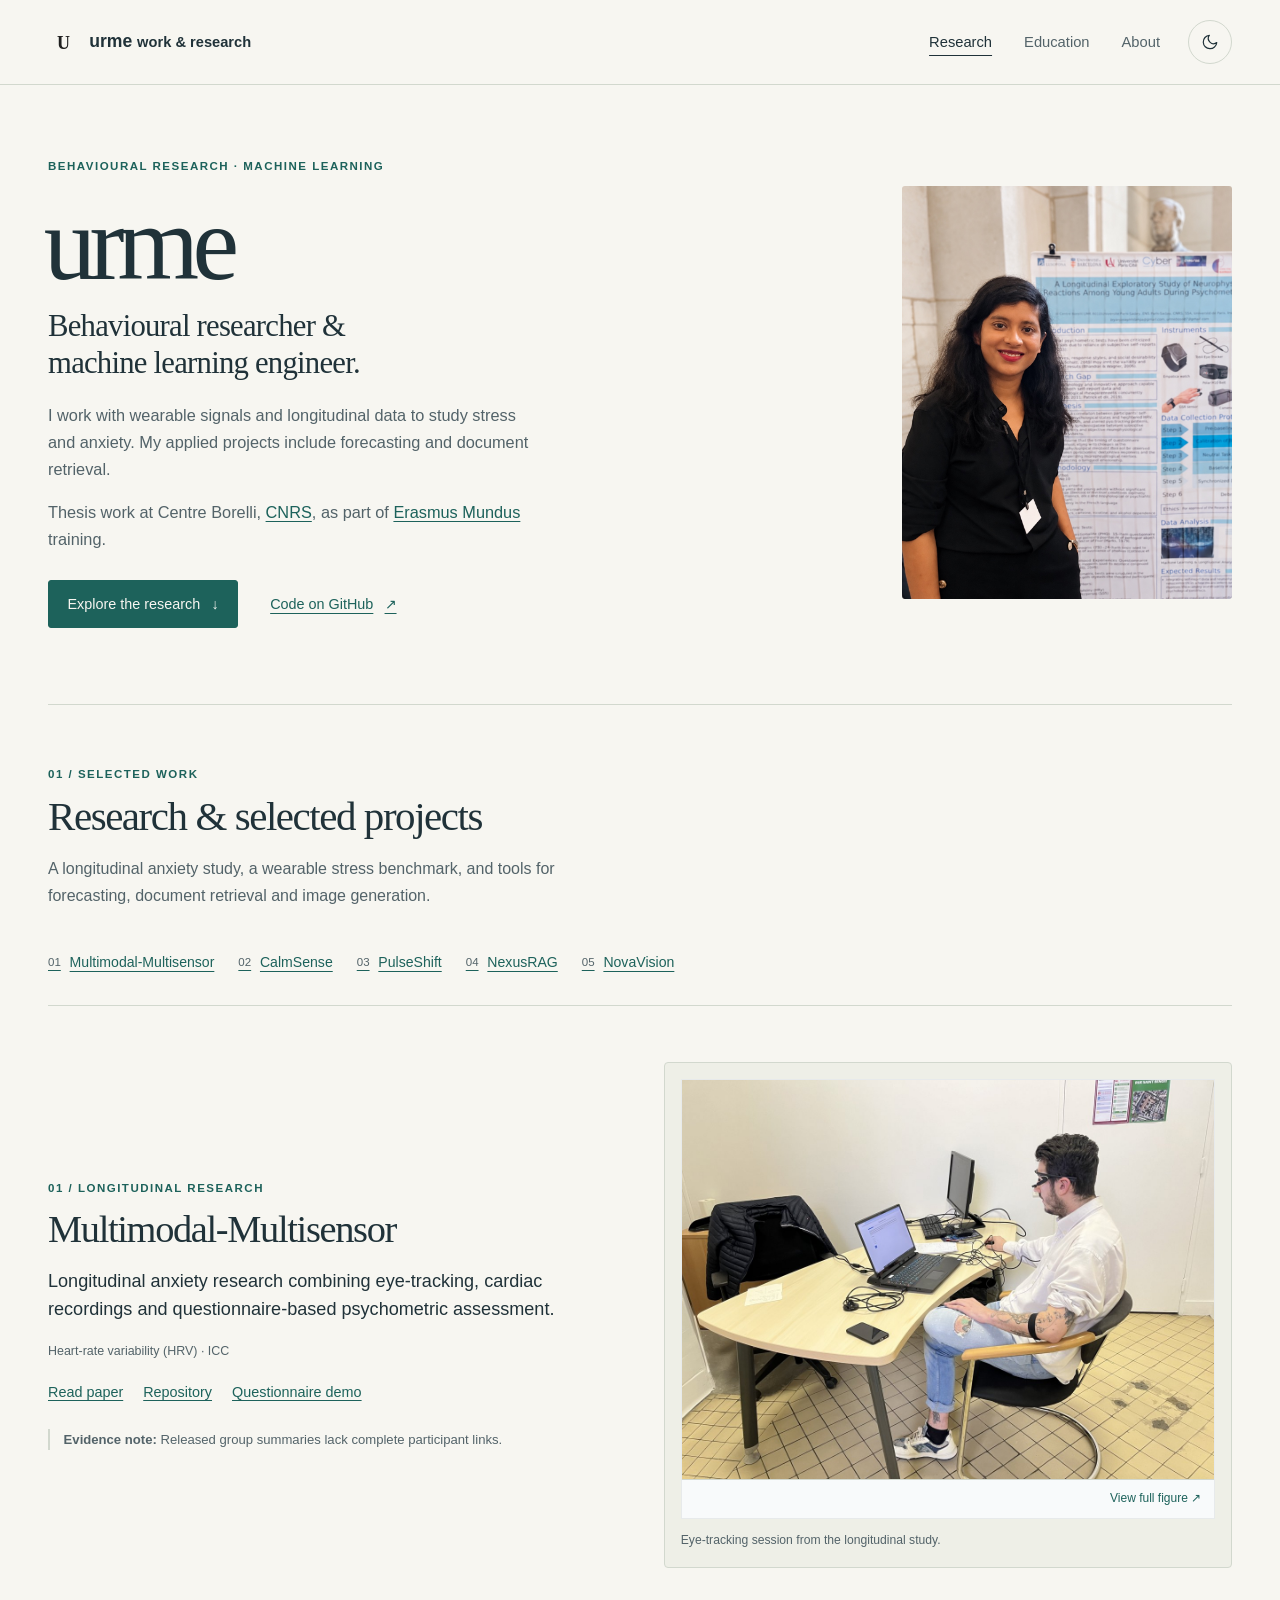
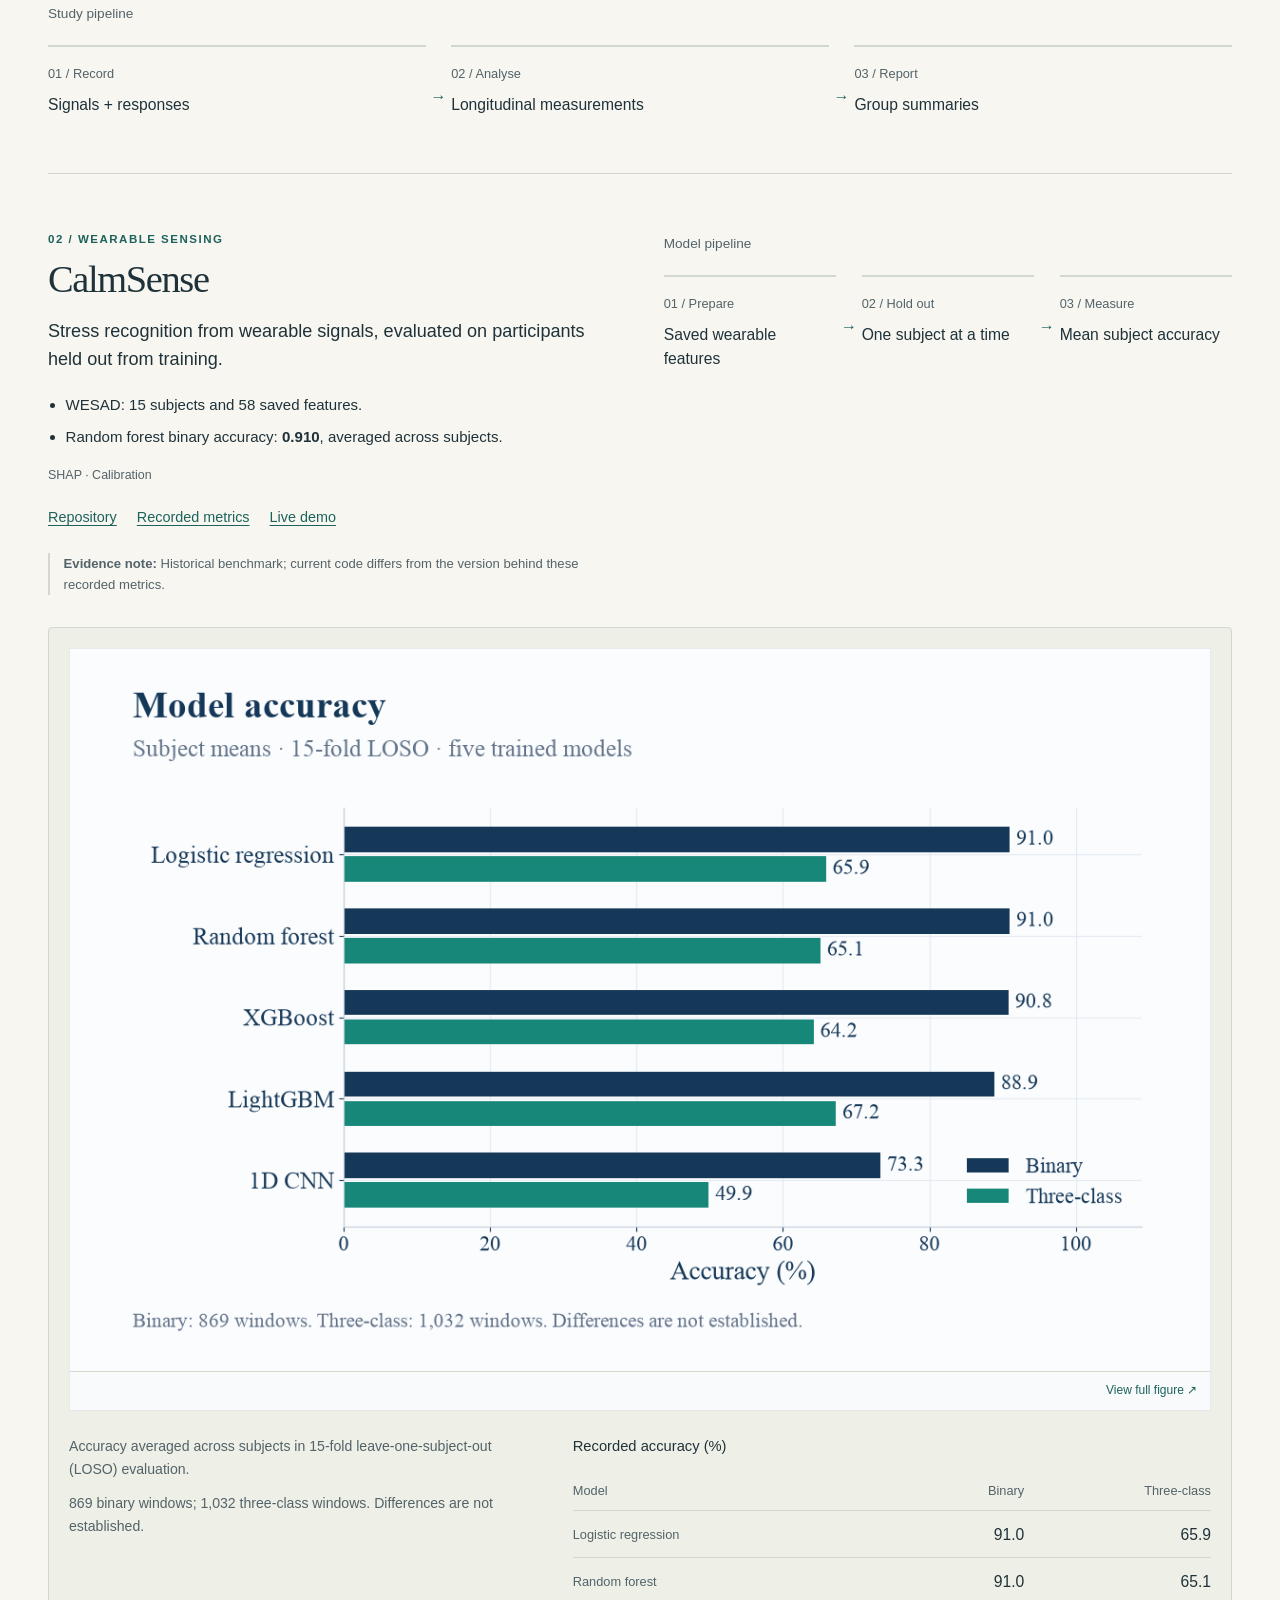
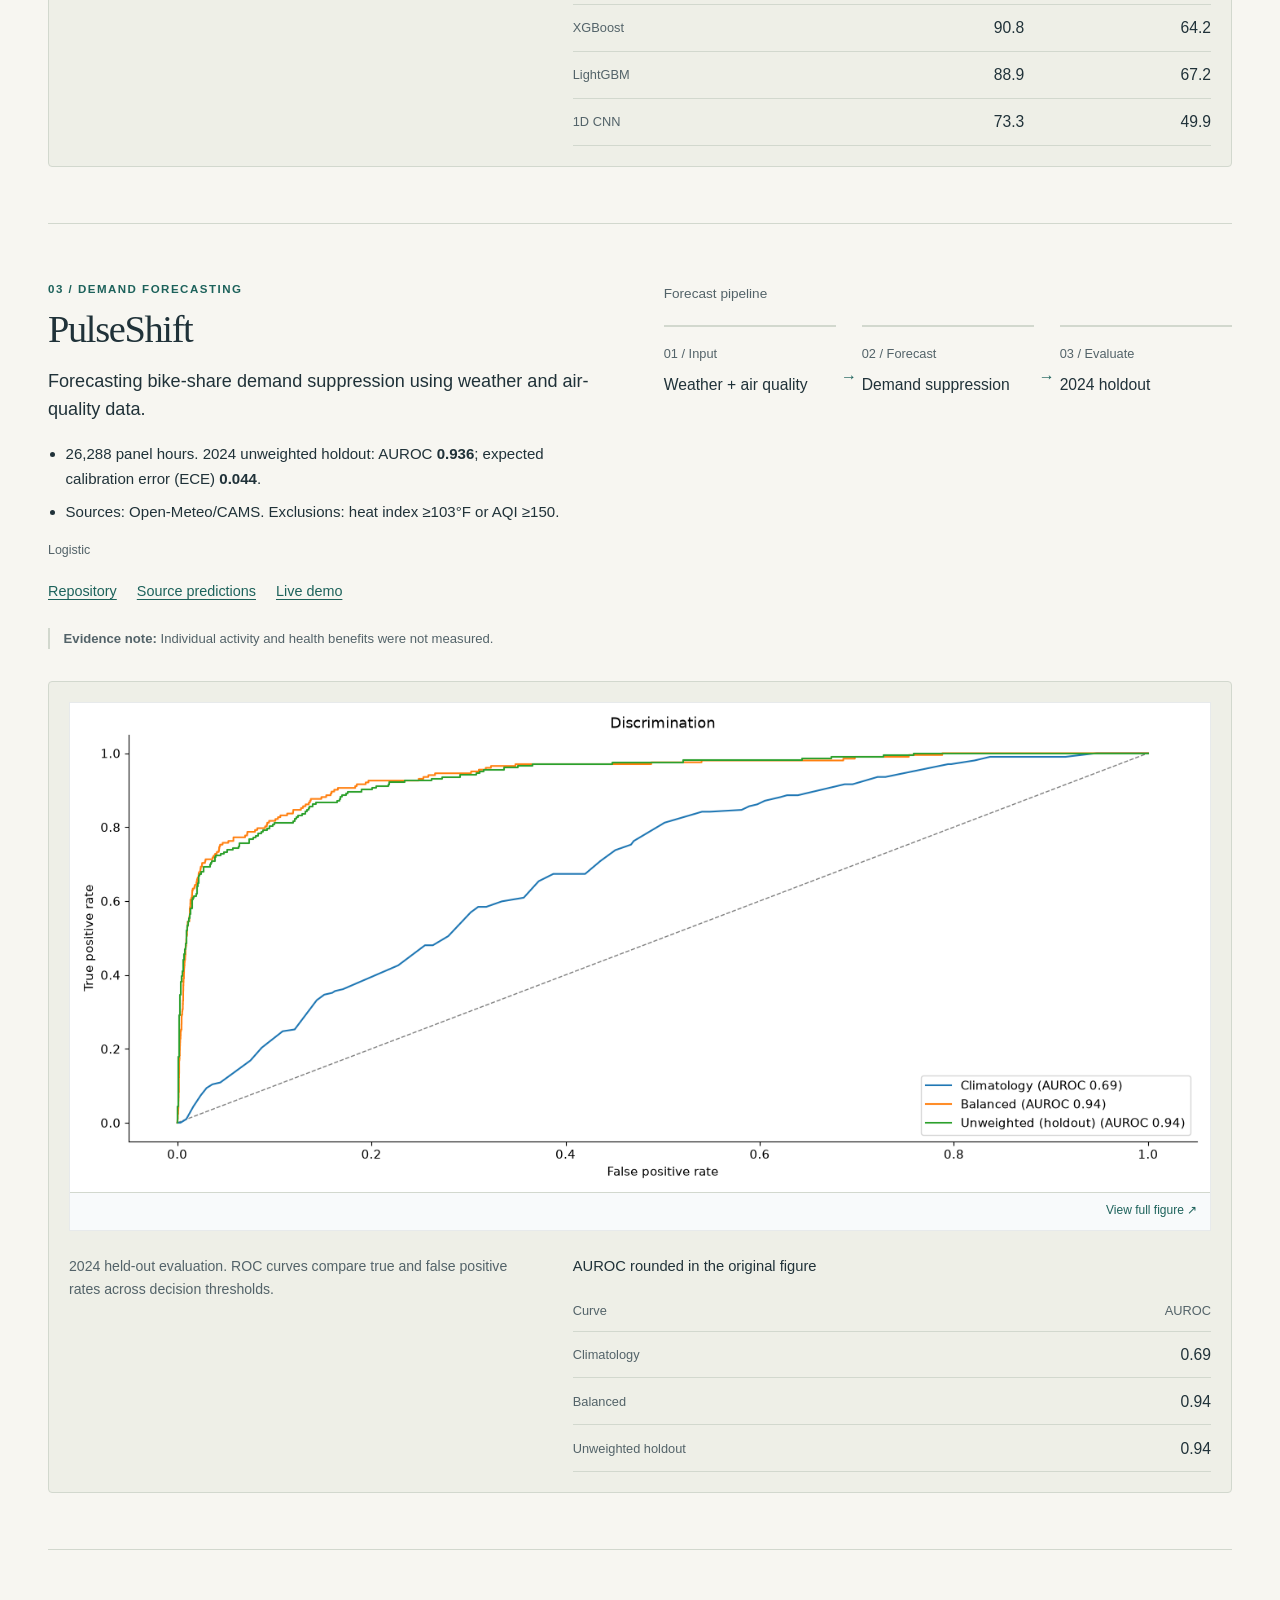
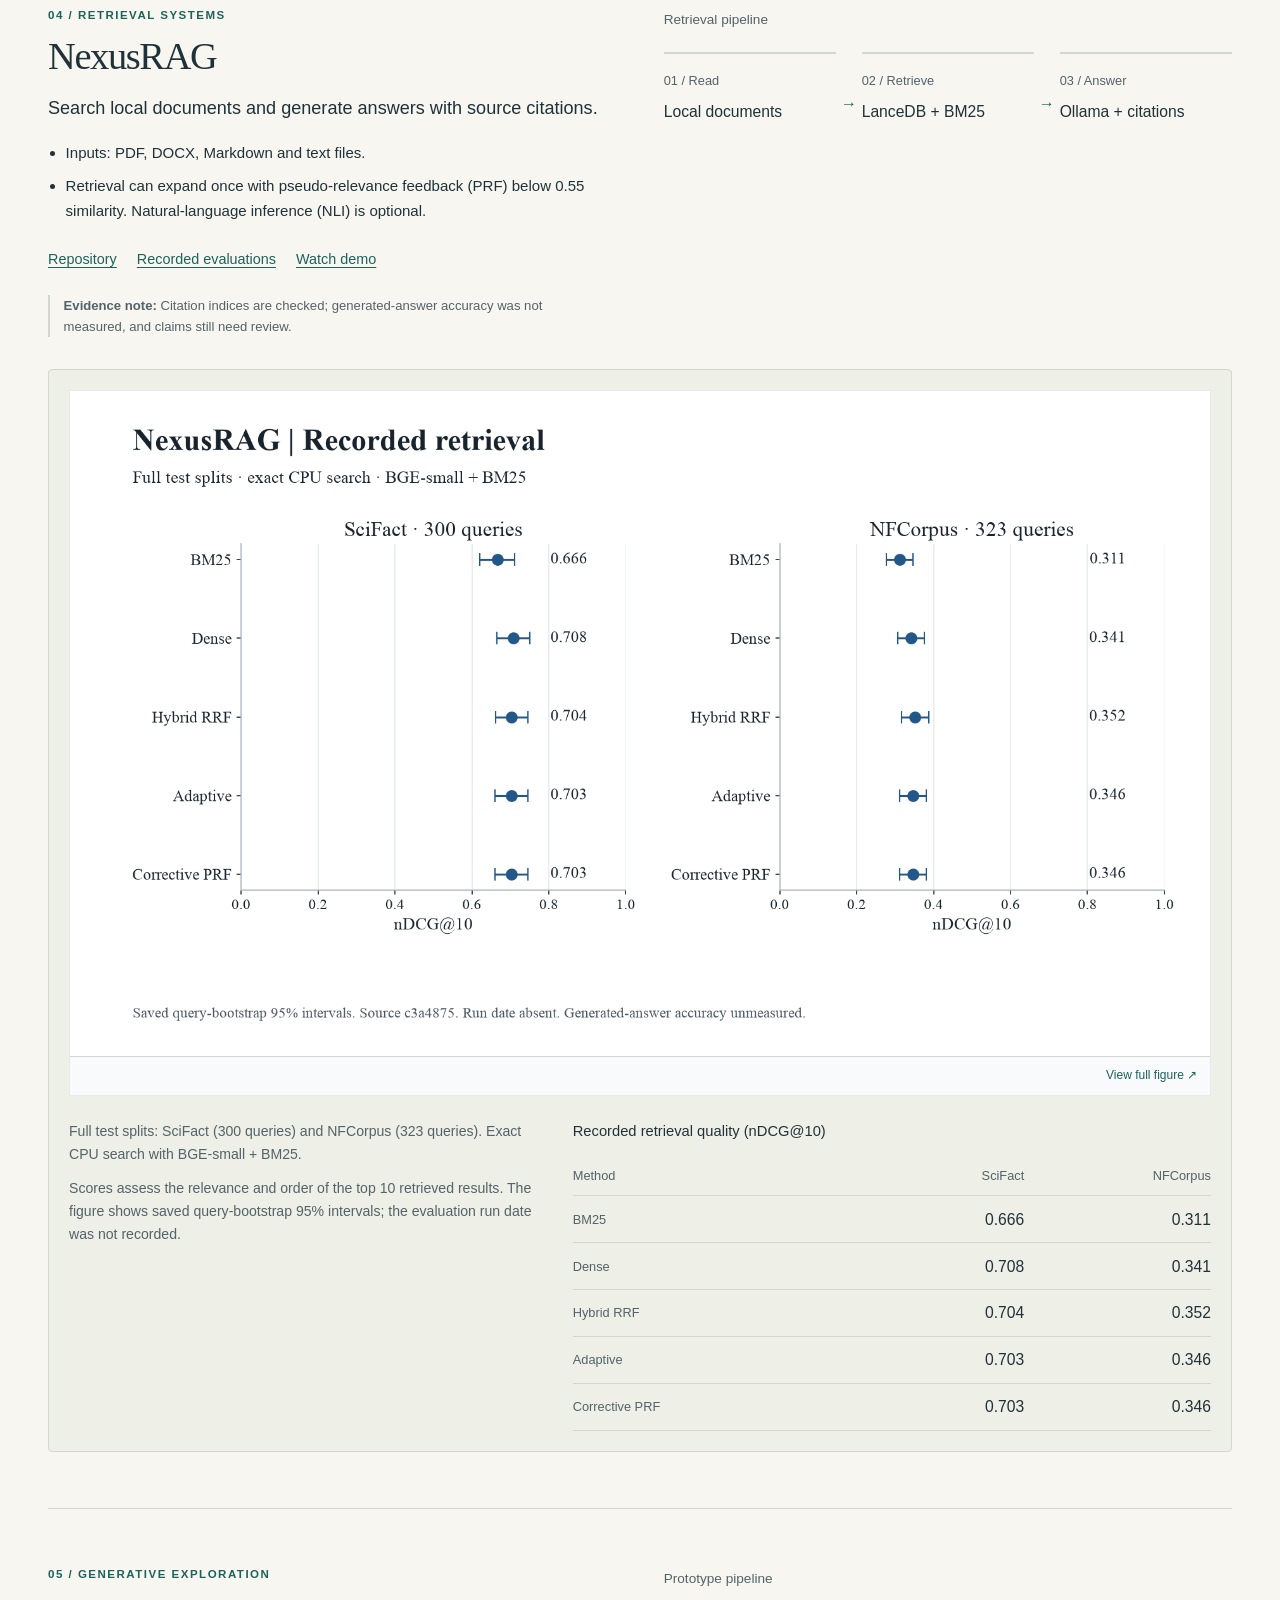
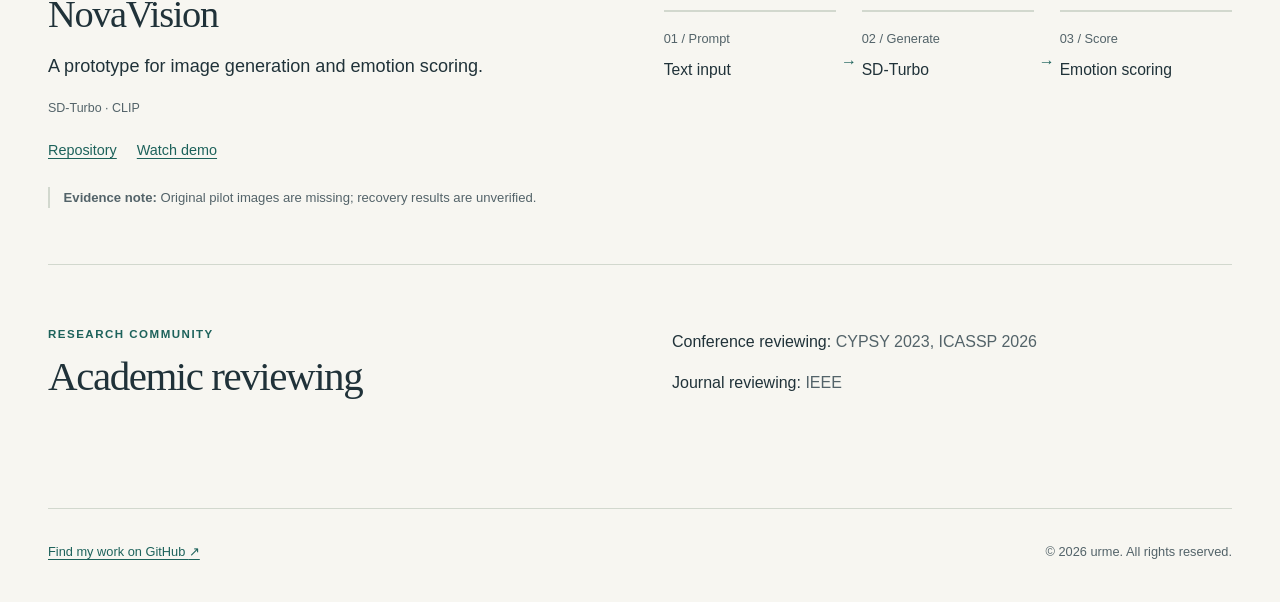
<file: index.html>
<!DOCTYPE html>
<html lang="en">
<head>
  <meta charset="UTF-8">
  <meta name="viewport" content="width=device-width, initial-scale=1.0">
  <meta name="color-scheme" content="light dark">
  <meta name="theme-color" content="#f7f6f1" media="(prefers-color-scheme: light)">
  <meta name="theme-color" content="#152326" media="(prefers-color-scheme: dark)">
  <meta name="description" content="urme: behavioural researcher working with wearable signals, longitudinal data and machine learning.">
  <link rel="canonical" href="https://urmeo.github.io/portfolio/">
  <meta property="og:title" content="urme | Behavioural Research &amp; Machine Learning">
  <meta property="og:description" content="Behavioural researcher working with wearable signals, longitudinal data and machine learning.">
  <meta property="og:type" content="website">
  <meta property="og:url" content="https://urmeo.github.io/portfolio/">
  <meta property="og:image" content="https://urmeo.github.io/portfolio/assets/profile.jpeg">
  <meta name="twitter:card" content="summary_large_image">
  <meta name="twitter:title" content="urme | Behavioural Research &amp; Machine Learning">
  <meta name="twitter:description" content="Behavioural researcher working with wearable signals, longitudinal data and machine learning.">
  <meta name="twitter:image" content="https://urmeo.github.io/portfolio/assets/profile.jpeg">
  <title>urme | Behavioural Research &amp; Machine Learning</title>
  <link rel="icon" href="assets/brand-mark.svg" type="image/svg+xml">
  <link rel="apple-touch-icon" href="assets/brand-mark.svg">
  <link rel="preload" as="image" href="assets/profile.jpeg" fetchpriority="high">
  <script>
    (() => {
      let stored = null;
      try { stored = localStorage.getItem("theme"); } catch { }
      const dark = stored === "dark" ||
        (stored !== "light" && window.matchMedia("(prefers-color-scheme: dark)").matches);
      if (dark) document.documentElement.classList.add("dark-mode");
      document.documentElement.style.colorScheme = dark ? "dark" : "light";
    })();
  </script>
  <link rel="stylesheet" href="assets/css/main.css">
</head>
<body>
  <a class="skip-link" href="#content-root">Skip to content</a>
  <svg class="icon-sprite" aria-hidden="true" focusable="false">
    <symbol id="icon-moon" viewBox="0 0 24 24">
      <path d="M21 12.79A9 9 0 1 1 11.21 3 7 7 0 0 0 21 12.79z"/>
    </symbol>
    <symbol id="icon-sun" viewBox="0 0 24 24">
      <circle cx="12" cy="12" r="5"/>
      <line x1="12" y1="1"  x2="12" y2="3"/>
      <line x1="12" y1="21" x2="12" y2="23"/>
      <line x1="4.22" y1="4.22"   x2="5.64"  y2="5.64"/>
      <line x1="18.36" y1="18.36" x2="19.78" y2="19.78"/>
      <line x1="1"  y1="12" x2="3"  y2="12"/>
      <line x1="21" y1="12" x2="23" y2="12"/>
      <line x1="4.22" y1="19.78"  x2="5.64"  y2="18.36"/>
      <line x1="18.36" y1="5.64"  x2="19.78" y2="4.22"/>
    </symbol>
  </svg>
  <header class="site-header">
    <div class="site-shell header-shell">
      <a class="site-brand" href="#home" aria-label="urme home">
        <img
          src="assets/brand-mark.svg"
          alt=""
          class="brand-mark"
          width="80"
          height="80"
          decoding="async"
        >
        <span>urme <small>work &amp; research</small></span>
      </a>
      <button
        class="nav-toggle"
        type="button"
        aria-expanded="false"
        aria-controls="site-nav"
        aria-label="Open navigation"
      >
        Menu
      </button>
      <nav class="site-nav" aria-label="Primary">
        <ul class="nav-list" id="site-nav">
          <li><a href="#home" data-page-link="home">Research</a></li>
          <li><a href="#education" data-page-link="education">Education</a></li>
          <li><a href="#about" data-page-link="about">About</a></li>
        </ul>
      </nav>
      <button class="theme-toggle" aria-label="Switch to dark mode" title="Switch to dark mode" type="button">
        <svg viewBox="0 0 24 24" focusable="false" aria-hidden="true">
          <use href="#icon-moon"></use>
        </svg>
      </button>
    </div>
  </header>

  <main class="site-shell page-shell" id="content-root" tabindex="-1">
    <section class="page-view" id="home" data-page="home" data-title="urme | Behavioural Research &amp; Machine Learning">
      <div class="hero-block">
        <div class="hero-copy">
          <p class="eyebrow">Behavioural research · Machine learning</p>
          <h1>urme</h1>
          <p class="hero-role">Behavioural researcher &amp; machine learning engineer.</p>
          <p class="hero-bio">I work with wearable signals and longitudinal data to study stress and anxiety. My applied projects include forecasting and document retrieval.</p>
          <p class="hero-bio">
            Thesis work at Centre Borelli, <a href="https://www.cnrs.fr/en" target="_blank" rel="noopener noreferrer">CNRS</a>, as part of
            <a href="https://www.eacea.ec.europa.eu/scholarships/erasmus-mundus-catalogue_en" target="_blank" rel="noopener noreferrer">Erasmus Mundus</a> training.
          </p>
          <div class="hero-actions">
            <button type="button" class="button button-primary" data-scroll-to="selected-work">Explore the research <span aria-hidden="true">↓</span></button>
            <a class="button button-secondary" href="https://github.com/urmeo" target="_blank" rel="noopener noreferrer">Code on GitHub <span aria-hidden="true">↗</span></a>
          </div>
        </div>

        <figure class="hero-media">
          <img
            src="assets/profile.jpeg"
            alt="Portrait of urme"
            class="profile-photo"
            loading="eager"
            fetchpriority="high"
            decoding="async"
            width="1170"
            height="1344"
          >
        </figure>
      </div>

      <hr class="section-divider">

      <section class="content-section work-section" id="selected-work">
        <div class="section-heading">
          <p class="eyebrow">01 / Selected work</p>
          <h2>Research &amp; selected projects</h2>
          <p class="section-intro">A longitudinal anxiety study, a wearable stress benchmark, and tools for forecasting, document retrieval and image generation.</p>
        </div>

        <nav class="project-index" aria-label="Jump to a project">
          <ol>
            <li>
              <button type="button" data-scroll-to="multimodal"><span aria-hidden="true">01</span> Multimodal-Multisensor</button>
            </li>
            <li>
              <button type="button" data-scroll-to="calmsense"><span aria-hidden="true">02</span> CalmSense</button>
            </li>
            <li>
              <button type="button" data-scroll-to="pulseshift"><span aria-hidden="true">03</span> PulseShift</button>
            </li>
            <li>
              <button type="button" data-scroll-to="nexusrag"><span aria-hidden="true">04</span> NexusRAG</button>
            </li>
            <li>
              <button type="button" data-scroll-to="novavision"><span aria-hidden="true">05</span> NovaVision</button>
            </li>
          </ol>
        </nav>

        <article class="paper-entry paper-entry--study" id="multimodal">
          <div class="paper-copy">
            <p class="project-kind">01 / Longitudinal research</p>
            <h3 class="paper-title">Multimodal-Multisensor</h3>
            <p class="paper-summary">Longitudinal anxiety research combining eye-tracking, cardiac recordings and questionnaire-based psychometric assessment.</p>
            <p class="paper-tags">Heart-rate variability (HRV) · ICC</p>
            <p class="paper-links"><a href="https://www.icdvrat.com/2024/ICDVRAT2024-Proceedings.pdf#page=172" target="_blank" rel="noopener noreferrer" class="code-link">Read paper</a> <a href="https://github.com/urmeo/multimodal-multisensor" target="_blank" rel="noopener noreferrer" class="code-link">Repository</a> <a href="https://urmeo.github.io/psychometric/en/index.html" target="_blank" rel="noopener noreferrer" class="code-link">Questionnaire demo</a></p>
            <p class="project-note"><strong>Evidence note:</strong> Released group summaries lack complete participant links.</p>
          </div>
          <figure class="project-media">
            <a class="paper-image-link" href="assets/project-multimodal.jpg" target="_blank" rel="noopener noreferrer">
              <img src="assets/project-multimodal.jpg" alt="Multimodal-Multisensor: participant wearing eye-tracking glasses during a data-collection session" class="paper-image" loading="lazy" decoding="async" width="1200" height="900">
              <span class="figure-action">View full figure <span aria-hidden="true">↗</span></span>
            </a>
            <figcaption>Eye-tracking session from the longitudinal study.</figcaption>
          </figure>
          <div class="project-method">
            <p class="method-label">Study pipeline</p>
            <ol class="project-flow">
              <li>
                <span>01 / Record</span>
                <strong>Signals + responses</strong>
              </li>
              <li>
                <span>02 / Analyse</span>
                <strong>Longitudinal measurements</strong>
              </li>
              <li>
                <span>03 / Report</span>
                <strong>Group summaries</strong>
              </li>
            </ol>
          </div>
        </article>

        <article class="paper-entry" id="calmsense">
          <div class="paper-copy">
            <p class="project-kind">02 / Wearable sensing</p>
            <h3 class="paper-title">CalmSense</h3>
            <p class="paper-summary">Stress recognition from wearable signals, evaluated on participants held out from training.</p>
            <ul class="project-facts">
              <li>WESAD: 15 subjects and 58 saved features.</li>
              <li>Random forest binary accuracy: <strong>0.910</strong>, averaged across subjects.</li>
            </ul>
            <p class="paper-tags">SHAP · Calibration</p>
            <p class="paper-links"><a href="https://github.com/urmeo/calm-sense" target="_blank" rel="noopener noreferrer" class="code-link">Repository</a> <a href="https://github.com/urmeo/calm-sense/blob/2f29a3ee9d340754f1a66e6830e357621ab974bb/outputs/results/metrics.json" target="_blank" rel="noopener noreferrer" class="code-link">Recorded metrics</a> <a href="https://urmeo.github.io/calm-sense/" target="_blank" rel="noopener noreferrer" class="code-link">Live demo</a></p>
            <p class="project-note"><strong>Evidence note:</strong> Historical benchmark; current code differs from the version behind these recorded metrics.</p>
          </div>
          <div class="project-method">
            <p class="method-label">Model pipeline</p>
            <ol class="project-flow">
              <li>
                <span>01 / Prepare</span>
                <strong>Saved wearable features</strong>
              </li>
              <li>
                <span>02 / Hold out</span>
                <strong>One subject at a time</strong>
              </li>
              <li>
                <span>03 / Measure</span>
                <strong>Mean subject accuracy</strong>
              </li>
            </ol>
          </div>
          <figure class="project-media chart-media">
            <a class="paper-image-link" href="assets/project-calmsense.png" target="_blank" rel="noopener noreferrer">
              <img src="assets/project-calmsense.png" alt="CalmSense recorded subject-holdout accuracy from saved model metrics" class="paper-image" loading="lazy" decoding="async" width="1200" height="760">
              <span class="figure-action">View full figure <span aria-hidden="true">↗</span></span>
            </a>
            <figcaption class="figure-notes">
              <div class="figure-context">
                <p>Accuracy averaged across subjects in 15-fold leave-one-subject-out (LOSO) evaluation.</p>
                <p>869 binary windows; 1,032 three-class windows. Differences are not established.</p>
              </div>
              <table class="results-table">
                <caption>Recorded accuracy (%)</caption>
                <thead>
                  <tr>
                    <th scope="col">Model</th>
                    <th scope="col">Binary</th>
                    <th scope="col">Three-class</th>
                  </tr>
                </thead>
                <tbody>
                  <tr>
                    <th scope="row">Logistic regression</th>
                    <td>91.0</td>
                    <td>65.9</td>
                  </tr>
                  <tr>
                    <th scope="row">Random forest</th>
                    <td>91.0</td>
                    <td>65.1</td>
                  </tr>
                  <tr>
                    <th scope="row">XGBoost</th>
                    <td>90.8</td>
                    <td>64.2</td>
                  </tr>
                  <tr>
                    <th scope="row">LightGBM</th>
                    <td>88.9</td>
                    <td>67.2</td>
                  </tr>
                  <tr>
                    <th scope="row">1D CNN</th>
                    <td>73.3</td>
                    <td>49.9</td>
                  </tr>
                </tbody>
              </table>
            </figcaption>
          </figure>
        </article>

        <article class="paper-entry" id="pulseshift">
          <div class="paper-copy">
            <p class="project-kind">03 / Demand forecasting</p>
            <h3 class="paper-title">PulseShift</h3>
            <p class="paper-summary">Forecasting bike-share demand suppression using weather and air-quality data.</p>
            <ul class="project-facts">
              <li>26,288 panel hours. 2024 unweighted holdout: AUROC <strong>0.936</strong>; expected calibration error (ECE) <strong>0.044</strong>.</li>
              <li>Sources: Open-Meteo/CAMS. Exclusions: heat index ≥103°F or AQI ≥150.</li>
            </ul>
            <p class="paper-tags">Logistic</p>
            <p class="paper-links"><a href="https://github.com/urmeo/pulse-shift" target="_blank" rel="noopener noreferrer" class="code-link">Repository</a> <a href="https://github.com/urmeo/pulse-shift/blob/3a134ea45fb5b274cd5a959762b493c03319c455/outputs/tables/holdout_predictions.csv" target="_blank" rel="noopener noreferrer" class="code-link">Source predictions</a> <a href="https://urmeo.github.io/pulse-shift/" target="_blank" rel="noopener noreferrer" class="code-link">Live demo</a></p>
            <p class="project-note"><strong>Evidence note:</strong> Individual activity and health benefits were not measured.</p>
          </div>
          <div class="project-method">
            <p class="method-label">Forecast pipeline</p>
            <ol class="project-flow">
              <li>
                <span>01 / Input</span>
                <strong>Weather + air quality</strong>
              </li>
              <li>
                <span>02 / Forecast</span>
                <strong>Demand suppression</strong>
              </li>
              <li>
                <span>03 / Evaluate</span>
                <strong>2024 holdout</strong>
              </li>
            </ol>
          </div>
          <figure class="project-media chart-media">
            <a class="paper-image-link" href="assets/pulse.png" target="_blank" rel="noopener noreferrer">
              <img src="assets/pulse.png" alt="PulseShift 2024 held-out ROC curves" class="paper-image" loading="lazy" decoding="async" width="1400" height="600">
              <span class="figure-action">View full figure <span aria-hidden="true">↗</span></span>
            </a>
            <figcaption class="figure-notes">
              <div class="figure-context">
                <p>2024 held-out evaluation. ROC curves compare true and false positive rates across decision thresholds.</p>
              </div>
              <table class="results-table">
                <caption>AUROC rounded in the original figure</caption>
                <thead>
                  <tr>
                    <th scope="col">Curve</th>
                    <th scope="col">AUROC</th>
                  </tr>
                </thead>
                <tbody>
                  <tr>
                    <th scope="row">Climatology</th>
                    <td>0.69</td>
                  </tr>
                  <tr>
                    <th scope="row">Balanced</th>
                    <td>0.94</td>
                  </tr>
                  <tr>
                    <th scope="row">Unweighted holdout</th>
                    <td>0.94</td>
                  </tr>
                </tbody>
              </table>
            </figcaption>
          </figure>
        </article>

        <article class="paper-entry" id="nexusrag">
          <div class="paper-copy">
            <p class="project-kind">04 / Retrieval systems</p>
            <h3 class="paper-title">NexusRAG</h3>
            <p class="paper-summary">Search local documents and generate answers with source citations.</p>
            <ul class="project-facts">
              <li>Inputs: PDF, DOCX, Markdown and text files.</li>
              <li>Retrieval can expand once with pseudo-relevance feedback (PRF) below 0.55 similarity. Natural-language inference (NLI) is optional.</li>
            </ul>
            <p class="paper-links"><a href="https://github.com/urmeo/nexus-rag" target="_blank" rel="noopener noreferrer" class="code-link">Repository</a> <a href="https://github.com/urmeo/nexus-rag/tree/d9478d9931fa27088f153cca64d87604c6f914f6/outputs/results" target="_blank" rel="noopener noreferrer" class="code-link">Recorded evaluations</a> <a href="https://youtu.be/AbSin2y_XEw" target="_blank" rel="noopener noreferrer" class="code-link">Watch demo</a></p>
            <p class="project-note"><strong>Evidence note:</strong> Citation indices are checked; generated-answer accuracy was not measured, and claims still need review.</p>
          </div>
          <div class="project-method">
            <p class="method-label">Retrieval pipeline</p>
            <ol class="project-flow">
              <li>
                <span>01 / Read</span>
                <strong>Local documents</strong>
              </li>
              <li>
                <span>02 / Retrieve</span>
                <strong>LanceDB + BM25</strong>
              </li>
              <li>
                <span>03 / Answer</span>
                <strong>Ollama + citations</strong>
              </li>
            </ol>
          </div>
          <figure class="project-media chart-media">
            <a class="paper-image-link" href="assets/project-nexusrag.png" target="_blank" rel="noopener noreferrer">
              <img src="assets/project-nexusrag.png" alt="NexusRAG recorded SciFact 300 and NFCorpus 323-query retrieval results" class="paper-image" loading="lazy" decoding="async" width="1800" height="1050">
              <span class="figure-action">View full figure <span aria-hidden="true">↗</span></span>
            </a>
            <figcaption class="figure-notes">
              <div class="figure-context">
                <p>Full test splits: SciFact (300 queries) and NFCorpus (323 queries). Exact CPU search with BGE-small + BM25.</p>
                <p>Scores assess the relevance and order of the top 10 retrieved results. The figure shows saved query-bootstrap 95% intervals; the evaluation run date was not recorded.</p>
              </div>
              <table class="results-table">
                <caption>Recorded retrieval quality (nDCG@10)</caption>
                <thead>
                  <tr>
                    <th scope="col">Method</th>
                    <th scope="col">SciFact</th>
                    <th scope="col">NFCorpus</th>
                  </tr>
                </thead>
                <tbody>
                  <tr>
                    <th scope="row">BM25</th>
                    <td>0.666</td>
                    <td>0.311</td>
                  </tr>
                  <tr>
                    <th scope="row">Dense</th>
                    <td>0.708</td>
                    <td>0.341</td>
                  </tr>
                  <tr>
                    <th scope="row">Hybrid RRF</th>
                    <td>0.704</td>
                    <td>0.352</td>
                  </tr>
                  <tr>
                    <th scope="row">Adaptive</th>
                    <td>0.703</td>
                    <td>0.346</td>
                  </tr>
                  <tr>
                    <th scope="row">Corrective PRF</th>
                    <td>0.703</td>
                    <td>0.346</td>
                  </tr>
                </tbody>
              </table>
            </figcaption>
          </figure>
        </article>

        <article class="paper-entry" id="novavision">
          <div class="paper-copy">
            <p class="project-kind">05 / Generative exploration</p>
            <h3 class="paper-title">NovaVision</h3>
            <p class="paper-summary">A prototype for image generation and emotion scoring.</p>
            <p class="paper-tags">SD-Turbo · CLIP</p>
            <p class="paper-links"><a href="https://github.com/urmeo/nova-vision" target="_blank" rel="noopener noreferrer" class="code-link">Repository</a> <a href="https://youtu.be/S7LZsnMPOmA" target="_blank" rel="noopener noreferrer" class="code-link">Watch demo</a></p>
            <p class="project-note"><strong>Evidence note:</strong> Original pilot images are missing; recovery results are unverified.</p>
          </div>
          <div class="project-method">
            <p class="method-label">Prototype pipeline</p>
            <ol class="project-flow">
              <li>
                <span>01 / Prompt</span>
                <strong>Text input</strong>
              </li>
              <li>
                <span>02 / Generate</span>
                <strong>SD-Turbo</strong>
              </li>
              <li>
                <span>03 / Score</span>
                <strong>Emotion scoring</strong>
              </li>
            </ol>
          </div>
        </article>

      </section>

      <hr class="section-divider">

      <section class="content-section service-section">
        <div class="section-heading">
          <p class="eyebrow">Research community</p>
          <h2>Academic reviewing</h2>
        </div>
        <ul class="service-list">
          <li><strong>Conference reviewing:</strong> CYPSY 2023, ICASSP 2026</li>
          <li><strong>Journal reviewing:</strong> IEEE</li>
        </ul>
      </section>

    </section>

    <section class="page-view" id="education" data-page="education" data-title="urme | Education" hidden>
      <section class="page-title">
        <p class="eyebrow">02 / Background</p>
        <h1>Education</h1>
        <p class="page-intro">An engineering foundation, followed by Erasmus Mundus training in behavioural research and digital therapy.</p>
      </section>

      <section>
        <article class="record-entry">
          <div class="record-logo">
            <img
              src="assets/logo-upc-horizontal.png"
              alt="Université Paris Cité logo"
              loading="lazy"
              decoding="async"
              width="446"
              height="170"
            >
          </div>
          <div class="record-copy">
            <h2 lang="fr">Université Paris Cité</h2>
            <p class="record-role">M.Sc. in Cyberspace, Behavior and E-Therapy · Erasmus Mundus Joint Master</p>
            <div class="record-meta">
              <p>Paris, France</p>
              <p>Sep 2022 – Sep 2024</p>
            </div>
            <ul>
              <li>Fully funded by the European Commission</li>
              <li>Degree: Computer Science, Psychology</li>
              <li>Classification: <span lang="fr">Bien</span> | 120 ECTS</li>
              <li>Supervised by <a href="https://centreborelli.ens-paris-saclay.fr/fr/annuaire-des-personnes/lise-haddouk" target="_blank" rel="noopener noreferrer">Dr. Lise Haddouk</a> and <a href="https://centreborelli.ens-paris-saclay.fr/fr/annuaire-des-personnes/pierre-paul-vidal" target="_blank" rel="noopener noreferrer">Dr. Pierre-Paul Vidal</a></li>
              <li>Thesis: <a href="https://www.icdvrat.com/2024/ICDVRAT2024-Proceedings.pdf#page=172" target="_blank" rel="noopener noreferrer">Longitudinal Analysis of Neurophysiological Correlates of Anxiety During Psychometric Assessment</a></li>
              <li>Lab: <a href="https://centreborelli.ens-paris-saclay.fr/en/welcome-centre-borelli" target="_blank" rel="noopener noreferrer">Centre Borelli, CNRS</a></li>
            </ul>
          </div>
        </article>

        <article class="record-entry">
          <div class="record-logo">
            <img
              src="assets/logo-ub.png"
              alt="Universitat de Barcelona logo"
              loading="lazy"
              decoding="async"
              width="984"
              height="250"
            >
          </div>
          <div class="record-copy">
            <h2>University of Barcelona</h2>
            <p class="record-role">Study period within the Erasmus Mundus Joint Master</p>
            <div class="record-meta">
              <p>Barcelona, Spain</p>
              <p>Sep 2023 – Jan 2024</p>
            </div>
            <ul>
              <li>Part of the same M.Sc. in Cyberspace, Behavior and E-Therapy programme</li>
              <li>Fully funded by the European Commission</li>
              <li>Studied behavioural intervention design and digital behaviour research</li>
            </ul>
          </div>
        </article>

        <article class="record-entry">
          <div class="record-logo">
            <img
              src="assets/logo-bup-official.svg"
              alt="Bangladesh University of Professionals logo"
              loading="lazy"
              decoding="async"
              width="1182"
              height="1334"
            >
          </div>
          <div class="record-copy">
            <h2>Bangladesh University of Professionals</h2>
            <p class="record-role">B.Sc. in Information &amp; Communication Engineering</p>
            <div class="record-meta">
              <p>Dhaka, Bangladesh</p>
              <p>Jan 2015 – Jan 2019</p>
            </div>
            <ul>
              <li>CGPA: 3.58/4.00 (80.7/100), First Class</li>
              <li>Final 80 credits: 3.75/4.00 (87.0/100)</li>
              <li>Major: Computer Science</li>
              <li>Supervised by <a href="https://www.du.ac.bd/faculty/faculty_details/APE/1422" target="_blank" rel="noopener noreferrer">Dr. Md Junaebur Rashid</a></li>
              <li>Thesis: <a href="https://github.com/urmeo/antenna" target="_blank" rel="noopener noreferrer">Study of the Properties of Different Shaped Microstrip Patch Antennas (MPA) Operating at 2.45 GHz</a></li>
              <li>Lab: <a href="https://du.ac.bd/index.php/reFDetails/dept/5/84" target="_blank" rel="noopener noreferrer">FAB LAB DU</a></li>
            </ul>
          </div>
        </article>
      </section>

      <hr class="section-divider">

      <section class="content-section">
        <div class="section-heading">
          <p class="eyebrow">Tools &amp; languages</p>
          <h2>Skills</h2>
        </div>
        <div class="skills-grid">
          <div class="skill-row">
            <span class="skill-label">Programming &amp; Tools</span>
            <span class="skill-items">Python · R · C++ · JavaScript · MATLAB · LaTeX</span>
          </div>
          <div class="skill-row">
            <span class="skill-label">Libraries &amp; data tools</span>
            <span class="skill-items">NumPy · pandas · scikit-learn · Keras · TensorFlow · PyTorch · Hugging Face · SciPy · MySQL</span>
          </div>
          <div class="skill-row">
            <span class="skill-label">Languages</span>
            <span class="skill-items">English (C1, Advanced) · German (A2, Beginner) · Bengali (Native)</span>
          </div>
        </div>
      </section>

      <hr class="section-divider">

      <section class="content-section">
        <div class="section-heading">
          <p class="eyebrow">Recognition</p>
          <h2>Awards &amp; honors</h2>
        </div>
        <div class="awards-copy">
          <p>Erasmus Mundus Joint Masters Scholarship, European Commission, 2022</p>
          <p>Semi-Finalist, Crossroads Emerging Leaders Program, Harvard University, 2021</p>
          <p>Outstanding Academic Performance, Faculty of Science and Technology, BUP 2018</p>
        </div>
      </section>

    </section>

    <section class="page-view" id="about" data-page="about" data-title="urme | About" hidden>
      <section class="page-title">
        <p class="eyebrow">03 / Perspective</p>
        <h1>About &amp; approach</h1>
        <p class="page-intro">I’m interested in how physiological signals and questionnaire responses can help us study anxiety over time.</p>
      </section>

      <section class="content-section">
        <div class="section-heading">
          <p class="eyebrow">Questions I return to</p>
          <h2>Research interests</h2>
        </div>
        <div class="research-grid">
          <article class="research-area">
            <span class="research-number" aria-hidden="true">01</span>
            <h3>Computational neuroscience</h3>
            <p>How do eye-tracking and cardiac signals vary across participants and psychometric assessments?</p>
          </article>
          <article class="research-area">
            <span class="research-number" aria-hidden="true">02</span>
            <h3>Cognitive science</h3>
            <p>How can questionnaire responses and behavioural measures help study anxiety over time?</p>
          </article>
          <article class="research-area">
            <span class="research-number" aria-hidden="true">03</span>
            <h3>Artificial intelligence</h3>
            <p>How can we evaluate predictive models on held-out data and check sources in document retrieval?</p>
          </article>
        </div>
      </section>

      <hr class="section-divider">

      <section class="content-section">
        <div class="section-heading">
          <p class="eyebrow">From inputs to evidence</p>
          <h2>My approach</h2>
        </div>
        <div class="approach-grid">
          <article class="approach-step">
            <p class="eyebrow">01 / Inputs</p>
            <h3>Signals, responses &amp; documents</h3>
            <p>My inputs include physiological recordings, questionnaire responses and local documents.</p>
          </article>
          <article class="approach-step">
            <p class="eyebrow">02 / Methods</p>
            <h3>Scoring, models &amp; retrieval</h3>
            <p>I use keyed questionnaire scoring, evaluate models on held-out data and retrieve relevant documents.</p>
          </article>
          <article class="approach-step">
            <p class="eyebrow">03 / Evidence</p>
            <h3>Ranges, curves &amp; sources</h3>
            <p>I present score ranges, model evaluation curves and sources, with notes on missing data, historical code versions and claims that need review.</p>
          </article>
        </div>
      </section>

      <hr class="section-divider">

      <section class="content-section">
        <div class="section-heading">
          <p class="eyebrow">Wider interests</p>
          <h2>Research themes</h2>
          <p class="section-intro">Health, innovation and climate are areas of interest connected to these UN Sustainable Development Goals.</p>
        </div>
        <div class="sdg-list">

          <div class="sdg-item">
            <div class="sdg-icon" style="background:#4C9F38" aria-hidden="true">
              <svg viewBox="0 0 24 24" fill="none" stroke="white" stroke-width="2" stroke-linecap="round" stroke-linejoin="round">
                <circle cx="12" cy="8" r="3"/>
                <path d="M6 20v-1a6 6 0 0 1 12 0v1"/>
                <polyline points="3,12 6,12 8,8 10,16 12,12 14,12"/>
              </svg>
            </div>
            <div class="sdg-text">
              <strong>SDG 3</strong>
              <span>Good Health and Well-being</span>
            </div>
          </div>

          <div class="sdg-item">
            <div class="sdg-icon" style="background:#FD6925" aria-hidden="true">
              <svg viewBox="0 0 24 24" fill="white">
                <rect x="3" y="13" width="4" height="8" rx="1"/>
                <rect x="10" y="8" width="4" height="13" rx="1"/>
                <rect x="17" y="4" width="4" height="17" rx="1"/>
              </svg>
            </div>
            <div class="sdg-text">
              <strong>SDG 9</strong>
              <span>Industry, Innovation and Infrastructure</span>
            </div>
          </div>

          <div class="sdg-item">
            <div class="sdg-icon" style="background:#3F7E44" aria-hidden="true">
              <svg viewBox="0 0 24 24" fill="white">
                <path d="M17 8C8 10 5.9 16.17 3.82 21.34L5.71 22l1-2.3A4.49 4.49 0 0 0 8 20C19 20 22 3 22 3c-1 2-8 2-13 2 0 0-1 0-2 1 0 0 6-1 10 3 0 0-2 0-3-1z"/>
              </svg>
            </div>
            <div class="sdg-text">
              <strong>SDG 13</strong>
              <span>Climate Action</span>
            </div>
          </div>

        </div>
      </section>

      <hr class="section-divider">

      <section class="content-section">
        <div class="section-heading">
          <p class="eyebrow">Away from the work</p>
          <h2>Personal interests</h2>
        </div>
        <div class="hobby-grid">

          <div class="hobby-card">
            <div class="hobby-icon">
              <svg viewBox="0 0 24 24" fill="currentColor"><path d="M19 22H5v-2h14v2M13 2h-2v2H9v2h2v1.07A7 7 0 0 0 5 14a7 7 0 0 0 7 7 7 7 0 0 0 7-7 7 7 0 0 0-4-6.27V6h2V4h-2V2m0 8.15A5 5 0 0 1 17 14a5 5 0 0 1-5 5 5 5 0 0 1-5-5 5 5 0 0 1 4-4.9V11h2v-0.85z"/></svg>
            </div>
            <h3>Chess</h3>
            <ul>
              <li>The Sicilian Defense</li>
              <li>The Queen’s Gambit</li>
              <li>The Opera Game Mate</li>
            </ul>
          </div>

          <div class="hobby-card">
            <div class="hobby-icon">
              <svg viewBox="0 0 24 24" fill="currentColor"><path d="M6 2h12a2 2 0 0 1 2 2v16a2 2 0 0 1-2 2H6a2 2 0 0 1-2-2V4a2 2 0 0 1 2-2zm0 2v16h12V4H6zm2 3h8v2H8V7zm0 4h8v2H8v-2zm0 4h5v2H8v-2z"/></svg>
            </div>
            <h3>Reading</h3>
            <p>Philosophy, science fiction, literary fiction.</p>
            <ul>
              <li>Meditations (Aurelius)</li>
              <li>Nexus (Harari)</li>
              <li>The Singularity Is Nearer (Kurzweil)</li>
            </ul>
          </div>

          <div class="hobby-card">
            <div class="hobby-icon">
              <svg viewBox="0 0 24 24" fill="currentColor"><path d="M17.9 17.39c-.26-.8-1-1.39-1.9-1.39h-1v-3a1 1 0 0 0-1-1H8v-2h2a1 1 0 0 0 1-1V7h2a2 2 0 0 0 2-2v-.41A9.98 9.98 0 0 1 22 12c0 2.17-.7 4.17-1.87 5.79l-2.23-.4M12 2a10 10 0 1 0 0 20A10 10 0 0 0 12 2m-1 17.93c-3.95-.49-7-3.85-7-7.93 0-.62.08-1.21.21-1.79L9 15v1a2 2 0 0 0 2 2v1.93z"/></svg>
            </div>
            <h3>Traveling</h3>
            <ul>
              <li>Paris</li>
              <li>Barcelona</li>
              <li>Prague</li>
            </ul>
          </div>

          <div class="hobby-card">
            <div class="hobby-icon">
              <svg viewBox="0 0 24 24" fill="currentColor"><path d="M13.5 5.5a2 2 0 1 0 0-4 2 2 0 0 0 0 4M9.8 8.9L7 23h2.1l1.8-8 2.1 2v6h2v-7.5l-2.1-2 .6-3A7.3 7.3 0 0 0 18 13v-2a5.3 5.3 0 0 1-3.7-1.5L13 8a2 2 0 0 0-1.4-.6c-.4 0-.8.1-1.1.3L7 9.5V13h2V11l.8-.4z"/></svg>
            </div>
            <h3>Hiking</h3>
            <ul>
              <li>Lac Blanc, France</li>
              <li>Montserrat, Spain</li>
              <li>Sintra, Portugal</li>
            </ul>
          </div>

        </div>
      </section>

    </section>
  </main>

  <footer class="site-shell page-footer">
    <p class="footer-note"><a href="https://github.com/urmeo" target="_blank" rel="noopener noreferrer">Find my work on GitHub <span aria-hidden="true">↗</span></a></p>
    <p>&copy; <span data-year></span> urme. All rights reserved.</p>
  </footer>

  <script src="assets/js/script.js" defer></script>
</body>
</html>
</file>
<file: assets/css/main.css>
/* Theme and layout tokens */

:root {
  color-scheme: light;
  --page-bg: #f7f6f1;
  --surface: #fffefa;
  --surface-alt: #eeefe7;
  --ink: #203239;
  --muted: #536369;
  --accent: #1d625b;
  --line: #d2d8ce;
  --focus-color: #1d625b;
  --font-main: -apple-system, BlinkMacSystemFont, "Segoe UI", sans-serif;
  --font-display: Georgia, "Times New Roman", serif;
  --page-width: 1184px;
  --shell-gutter: 96px;
  --header-height: 5.25rem;
  --header-height-mobile: 4.5rem;
  --line-body: 1.65;
}

:root.dark-mode {
  color-scheme: dark;
  --page-bg: #152326;
  --surface: #1c2c2f;
  --surface-alt: #24373a;
  --ink: #edf0e7;
  --muted: #b5c4c1;
  --accent: #a5d8c4;
  --line: #3b5051;
  --focus-color: #a5d8c4;
}

/* Base elements and page layout */

*,
*::before,
*::after {
  box-sizing: border-box;
}

body {
  margin: 0;
  background: var(--page-bg);
  color: var(--ink);
  font-family: var(--font-main);
  line-height: var(--line-body);
  -webkit-font-smoothing: antialiased;
}

[hidden] {
  display: none !important;
}

img {
  display: block;
  max-width: 100%;
  height: auto;
}

figure {
  margin: 0;
}

button,
a {
  touch-action: manipulation;
}

button {
  font: inherit;
}

a {
  color: var(--accent);
  text-decoration: none;
  text-underline-offset: 0.2em;
  text-decoration-thickness: 1px;
}

a:hover {
  text-decoration: underline;
}

:where(a, button, [tabindex="-1"]):focus-visible {
  outline: 3px solid var(--focus-color);
  outline-offset: 5px;
}

:where(p, li) {
  font-size: 1rem;
}

p {
  margin: 0 0 1rem;
}

h1,
h2,
h3 {
  margin: 0;
  line-height: 1.12;
  font-weight: 400;
}

h1,
h2,
.paper-title {
  font-family: var(--font-display);
}

h1,
h2 {
  text-wrap: balance;
}

:where(p, li, h1, h2, h3) {
  overflow-wrap: break-word;
}

.site-shell {
  width: min(calc(100% - var(--shell-gutter)), var(--page-width));
  margin-inline: auto;
}

.page-shell {
  padding-bottom: 4.5rem;
}

.page-view,
#content-root,
#selected-work,
.paper-entry {
  scroll-margin-top: calc(var(--header-height) + 1.5rem);
}

.section-divider {
  margin: 0;
  border: 0;
  border-top: 1px solid var(--line);
}

.icon-sprite {
  position: absolute;
  width: 0;
  height: 0;
  overflow: hidden;
}

.skip-link {
  position: absolute;
  z-index: 70;
  top: 1rem;
  left: 1rem;
  padding: 0.7rem 1rem;
  border: 1px solid var(--line);
  background: var(--surface);
  color: var(--ink);
  transform: translateY(-220%);
}

.skip-link:focus-visible {
  transform: translateY(0);
}

/* Header and navigation */

.site-header {
  position: sticky;
  top: 0;
  z-index: 40;
  background: var(--page-bg);
  border-bottom: 1px solid var(--line);
}

.site-header.is-scrolled {
  box-shadow: 0 4px 18px rgb(0 0 0 / 0.04);
}

.header-shell {
  display: flex;
  align-items: center;
  gap: 1.75rem;
  min-height: var(--header-height);
}

.site-brand {
  display: inline-flex;
  align-items: center;
  gap: 0.7rem;
  color: var(--ink);
  font-size: 1.1rem;
  font-weight: 600;
}

.site-brand:hover {
  text-decoration: none;
}

.brand-mark {
  width: 30px;
  height: 38px;
  object-fit: contain;
}

:root.dark-mode .brand-mark {
  filter: brightness(0) invert(1);
}

.site-nav {
  margin-left: auto;
}

.nav-list {
  display: flex;
  align-items: center;
  gap: 2rem;
  list-style: none;
  margin: 0;
  padding: 0;
}

.nav-list li {
  margin: 0;
}

.nav-list a {
  display: inline-flex;
  align-items: center;
  min-height: 44px;
  color: var(--muted);
  font-size: 0.92rem;
}

.nav-list a[aria-current="page"] {
  color: var(--ink);
  text-decoration: underline;
  text-underline-offset: 0.55em;
}

.nav-toggle {
  display: none;
  min-height: 44px;
  padding: 0.4rem 0.75rem;
  border: 1px solid var(--line);
  border-radius: 3px;
  color: var(--ink);
  background: transparent;
  cursor: pointer;
}

.theme-toggle {
  display: inline-flex;
  align-items: center;
  justify-content: center;
  flex-shrink: 0;
  width: 44px;
  height: 44px;
  border: 1px solid var(--line);
  border-radius: 50%;
  background: transparent;
  color: var(--ink);
  cursor: pointer;
}

.theme-toggle:hover {
  background: var(--surface-alt);
}

.theme-toggle svg {
  width: 18px;
  height: 18px;
  fill: none;
  stroke: currentColor;
  stroke-width: 1.6;
  stroke-linecap: round;
  stroke-linejoin: round;
}

/* Introduction */

.eyebrow,
.project-kind {
  margin-bottom: 1.1rem;
  color: var(--accent);
  font-size: 0.72rem;
  font-weight: 600;
  letter-spacing: 0.13em;
  text-transform: uppercase;
}

.hero-block {
  display: grid;
  grid-template-columns: minmax(0, 1fr) 330px;
  gap: 88px;
  align-items: center;
  padding: 4.5rem 0 4.75rem;
}

.hero-copy {
  grid-column: 1;
  grid-row: 1;
  max-width: 650px;
}

.hero-copy h1 {
  margin: 0 0 0.9rem -0.04em;
  font-size: clamp(5rem, 8.2vw, 7rem);
  letter-spacing: -0.065em;
  line-height: 0.95;
}

.hero-role {
  max-width: 24ch;
  margin-bottom: 1.3rem;
  font-family: var(--font-display);
  font-size: clamp(1.7rem, 2.4vw, 2.2rem);
  line-height: 1.2;
  letter-spacing: -0.025em;
}

.hero-bio {
  max-width: 54ch;
  color: var(--muted);
  font-size: 1.02rem;
}

.hero-bio a,
.record-copy a,
.paper-links a,
.footer-note a {
  text-decoration: underline;
}

.hero-actions {
  display: flex;
  flex-wrap: wrap;
  align-items: center;
  gap: 0.8rem;
  margin-top: 1.7rem;
}

.button {
  display: inline-flex;
  align-items: center;
  justify-content: center;
  gap: 0.7rem;
  min-height: 48px;
  padding: 0.7rem 1.15rem;
  border: 1px solid var(--accent);
  border-radius: 3px;
  font-size: 0.9rem;
  font-weight: 500;
  line-height: 1.4;
  cursor: pointer;
}

.button:hover {
  text-decoration: none;
}

.button-primary {
  color: var(--page-bg);
  background: var(--accent);
}

.button-primary:hover {
  box-shadow: inset 0 0 0 2px var(--page-bg);
}

.button-secondary {
  color: var(--accent);
  background: transparent;
  border-color: transparent;
  text-decoration: underline;
  text-underline-offset: 0.3em;
}

.button-secondary:hover {
  background: var(--surface-alt);
  text-decoration: underline;
}

.hero-media {
  grid-column: 2;
  grid-row: 1;
  align-self: center;
}

.profile-photo {
  width: 100%;
  aspect-ratio: 4 / 5;
  object-fit: cover;
  object-position: center 30%;
  border-radius: 3px;
}

/* Selected work */

.content-section {
  padding: 3.75rem 0;
}

.section-heading {
  margin-bottom: 2.25rem;
}

.section-heading .eyebrow {
  margin-bottom: 0.65rem;
}

.section-heading h2 {
  font-size: clamp(1.9rem, 3.2vw, 2.7rem);
  letter-spacing: -0.035em;
}

.section-intro {
  max-width: 65ch;
  margin: 1rem 0 0;
  color: var(--muted);
}

.work-section {
  padding-bottom: 0;
}

.work-section .section-heading {
  margin-bottom: 2rem;
}

.project-index ol {
  display: flex;
  flex-wrap: wrap;
  gap: 0.25rem 1.5rem;
  margin: 0;
  padding: 0 0 1.25rem;
  border-bottom: 1px solid var(--line);
  list-style: none;
}

.project-index button {
  display: inline-flex;
  align-items: center;
  gap: 0.55rem;
  min-height: 44px;
  padding: 0;
  border: 0;
  background: transparent;
  color: var(--accent);
  font-size: 0.88rem;
  text-decoration: underline;
  text-underline-offset: 0.25em;
  cursor: pointer;
}

.project-index button span {
  color: var(--muted);
  font-size: 0.72rem;
}

.paper-entry {
  display: grid;
  grid-template-columns: minmax(0, 1fr) minmax(0, 1.03fr);
  align-items: start;
  gap: 2rem 64px;
  padding: 3.5rem 0;
  border-bottom: 1px solid var(--line);
}

.paper-entry:last-child {
  border-bottom: 0;
}

.paper-copy {
  grid-column: 1;
  grid-row: 1;
  min-width: 0;
}

.project-kind {
  margin-bottom: 0.6rem;
}

.paper-title {
  margin-bottom: 1rem;
  font-size: clamp(1.75rem, 3vw, 2.5rem);
  letter-spacing: -0.035em;
  overflow-wrap: anywhere;
}

.paper-summary {
  margin-bottom: 1.2rem;
  font-size: 1.13rem;
  line-height: 1.55;
}

.project-facts {
  margin: 0 0 1rem;
  padding-left: 1.1rem;
}

.project-facts li {
  margin-bottom: 0.5rem;
  font-size: 0.94rem;
  line-height: 1.65;
}

.project-facts strong {
  font-weight: 600;
}

.paper-tags {
  margin-bottom: 0.7rem;
  color: var(--muted);
  font-size: 0.78rem;
  line-height: 1.6;
}

.paper-links {
  display: flex;
  flex-wrap: wrap;
  align-items: center;
  gap: 0.3rem 1.25rem;
  margin: 0 0 1rem;
}

.code-link {
  display: inline-flex;
  align-items: center;
  min-height: 40px;
  font-size: 0.9rem;
  font-weight: 500;
}

.code-link:hover {
  text-decoration-thickness: 2px;
}

.project-note {
  margin: 0;
  padding-left: 0.85rem;
  border-left: 2px solid var(--line);
  color: var(--muted);
  font-size: 0.82rem;
  line-height: 1.6;
}

.project-note strong {
  font-weight: 600;
}

.project-media {
  grid-column: 2;
  grid-row: 1;
  min-width: 0;
  padding: 1rem;
  border: 1px solid var(--line);
  border-radius: 4px;
  background: var(--surface-alt);
}

.paper-image-link {
  display: block;
  background: #f8fafb;
  border: 1px solid rgb(32 50 57 / 0.08);
}

.paper-image {
  width: 100%;
  object-fit: contain;
}

.project-media figcaption {
  margin-top: 0.8rem;
  color: var(--muted);
  font-size: 0.76rem;
  line-height: 1.6;
}

.figure-action {
  display: block;
  padding: 0.55rem 0.8rem;
  color: #1d625b;
  font-size: 0.75rem;
  border-top: 1px solid #d2d8ce;
  text-align: right;
}

.project-method {
  grid-column: 2;
  grid-row: 1;
  min-width: 0;
  padding-top: 0.2rem;
}

.method-label {
  margin: 0 0 1.25rem;
  color: var(--muted);
  font-size: 0.85rem;
}

.project-flow {
  display: grid;
  grid-template-columns: repeat(3, minmax(0, 1fr));
  gap: 1.6rem;
  margin: 0;
  padding: 0;
  list-style: none;
}

.project-flow li {
  position: relative;
  padding-top: 1rem;
  border-top: 2px solid var(--line);
}

.project-flow li:not(:last-child)::after {
  content: "→";
  position: absolute;
  top: 2.3rem;
  right: -1.3rem;
  color: var(--accent);
}

.project-flow span {
  display: block;
  margin-bottom: 0.55rem;
  color: var(--muted);
  font-size: 0.8rem;
}

.project-flow strong {
  display: block;
  font-size: 0.98rem;
  font-weight: 500;
  line-height: 1.5;
}

.paper-entry--study {
  align-items: center;
}

.paper-entry--study .project-method {
  grid-column: 1 / -1;
  grid-row: 2;
}

.chart-media {
  grid-column: 1 / -1;
  grid-row: 2;
  padding: 1.25rem;
}

.chart-media .figure-notes {
  display: grid;
  grid-template-columns: minmax(0, 0.85fr) minmax(0, 1.15fr);
  gap: 2rem;
  margin-top: 1.5rem;
}

.figure-context p {
  margin-bottom: 0.65rem;
  font-size: 0.88rem;
  line-height: 1.65;
}

.figure-context p:last-child {
  margin-bottom: 0;
}

.results-table {
  width: 100%;
  border-collapse: collapse;
  table-layout: fixed;
  font-variant-numeric: tabular-nums;
}

.results-table caption {
  padding-bottom: 0.75rem;
  color: var(--ink);
  font-size: 0.92rem;
  font-weight: 500;
  text-align: left;
}

.results-table th,
.results-table td {
  padding: 0.65rem 0.5rem;
  border-bottom: 1px solid var(--line);
  text-align: right;
}

.results-table th {
  color: var(--muted);
  font-size: 0.8rem;
  font-weight: 500;
  line-height: 1.5;
}

.results-table td {
  color: var(--ink);
  font-size: 0.98rem;
}

.results-table th:first-child {
  width: 44%;
  padding-left: 0;
  text-align: left;
}

.results-table tr > :last-child {
  padding-right: 0;
}

.service-section {
  display: grid;
  grid-template-columns: 1fr 1fr;
  gap: 64px;
  align-items: start;
  padding-bottom: 0;
}

.service-list {
  list-style: none;
  margin: 0;
  padding: 0.3rem 0 0;
}

.service-list li {
  margin-bottom: 0.9rem;
  color: var(--muted);
}

.service-list strong {
  color: var(--ink);
  font-weight: 500;
}

/* Education and background */

.page-title {
  padding: 4.5rem 0 3.5rem;
  border-bottom: 1px solid var(--line);
}

.page-title h1 {
  font-size: clamp(3rem, 6vw, 4.8rem);
  letter-spacing: -0.05em;
}

.page-intro {
  max-width: 64ch;
  margin: 1.4rem 0 0;
  color: var(--muted);
  font-size: 1.1rem;
  line-height: 1.7;
}

.record-entry {
  display: grid;
  grid-template-columns: 120px minmax(0, 1fr);
  gap: 36px;
  align-items: start;
  padding: 3rem 0;
  border-bottom: 1px solid var(--line);
}

.record-entry:last-child {
  border-bottom: 0;
}

.record-logo {
  padding-top: 0.3rem;
}

.record-logo img {
  width: 120px;
  height: 64px;
  object-fit: contain;
  padding: 8px;
  border-radius: 3px;
  background: #fff;
}

.record-copy {
  display: grid;
  grid-template-columns: minmax(0, 1fr) 155px;
  gap: 0 32px;
}

.record-copy h2 {
  grid-column: 1;
  grid-row: 1;
  margin-bottom: 0.55rem;
  font-size: 1.7rem;
  letter-spacing: -0.025em;
}

.record-role {
  grid-column: 1;
  grid-row: 2;
  margin-bottom: 1.2rem;
  color: var(--muted);
  font-size: 1rem;
  line-height: 1.55;
}

.record-copy ul {
  grid-column: 1 / -1;
  grid-row: 3;
  margin: 0;
  padding-left: 1.15rem;
}

.record-copy li {
  margin-bottom: 0.6rem;
  font-size: 0.94rem;
}

.record-meta {
  grid-column: 2;
  grid-row: 1 / 3;
  padding-top: 0.2rem;
  color: var(--muted);
  font-size: 0.82rem;
  text-align: right;
}

.record-meta p {
  margin-bottom: 0.25rem;
  font-size: inherit;
}

.skills-grid {
  display: grid;
}

.skill-row {
  display: grid;
  grid-template-columns: 230px minmax(0, 1fr);
  gap: 2rem;
  padding: 1rem 0;
  border-bottom: 1px solid var(--line);
}

.skill-row:last-child {
  border-bottom: 0;
}

.skill-label {
  font-size: 0.92rem;
  font-weight: 500;
}

.skill-items {
  color: var(--muted);
  font-size: 0.95rem;
}

.awards-copy p {
  padding: 1rem 0;
  margin: 0;
  border-bottom: 1px solid var(--line);
  color: var(--muted);
}

.awards-copy p:last-child {
  border-bottom: 0;
}

/* Research interests and personal interests */

.research-grid,
.approach-grid {
  display: grid;
  grid-template-columns: repeat(3, minmax(0, 1fr));
  gap: 36px;
}

.research-area {
  padding: 1.5rem 0 0;
  border-top: 1px solid var(--line);
}

.research-number {
  display: block;
  margin-bottom: 1.7rem;
  color: var(--accent);
  font-size: 0.8rem;
}

.research-area h3,
.approach-step h3 {
  margin-bottom: 1.1rem;
  font-family: var(--font-display);
  font-size: 1.65rem;
  letter-spacing: -0.025em;
  line-height: 1.25;
}

.research-area p,
.approach-step > p:last-child {
  margin: 0;
  color: var(--muted);
  font-size: 0.96rem;
}

.approach-step {
  padding: 1.65rem;
  border-top: 2px solid var(--accent);
  background: var(--surface-alt);
}

.approach-step .eyebrow {
  font-size: 0.68rem;
}

.sdg-list {
  display: grid;
  grid-template-columns: repeat(3, minmax(0, 1fr));
  gap: 2rem;
}

.sdg-item {
  display: flex;
  align-items: center;
  gap: 1rem;
}

.sdg-icon {
  display: flex;
  align-items: center;
  justify-content: center;
  flex-shrink: 0;
  width: 44px;
  height: 44px;
  padding: 9px;
  border-radius: 3px;
}

.sdg-icon svg {
  width: 100%;
  height: 100%;
}

.sdg-text {
  display: grid;
  gap: 0.15rem;
}

.sdg-text strong {
  font-size: 0.88rem;
  font-weight: 500;
}

.sdg-text span {
  color: var(--muted);
  font-size: 0.82rem;
}

.hobby-grid {
  display: grid;
  grid-template-columns: repeat(4, minmax(0, 1fr));
  gap: 2rem;
}

.hobby-card {
  padding-top: 1.5rem;
  border-top: 1px solid var(--line);
}

.hobby-icon {
  width: 26px;
  height: 26px;
  margin-bottom: 1.15rem;
  color: var(--accent);
}

.hobby-icon svg {
  width: 100%;
  height: 100%;
}

.hobby-card h3 {
  margin-bottom: 0.9rem;
  font-size: 1rem;
  font-weight: 500;
}

.hobby-card p,
.hobby-card li {
  color: var(--muted);
  font-size: 0.88rem;
}

.hobby-card p {
  margin-bottom: 0.55rem;
}

.hobby-card ul {
  margin: 0;
  padding-left: 1rem;
}

.hobby-card li {
  margin-bottom: 0.3rem;
}

/* Footer and page controls */

.page-footer {
  display: flex;
  justify-content: space-between;
  align-items: flex-end;
  gap: 2rem;
  padding: 2rem 0 2.5rem;
  border-top: 1px solid var(--line);
}

.page-footer p {
  margin: 0;
  color: var(--muted);
  font-size: 0.8rem;
}

.page-footer .footer-note {
  max-width: 50ch;
}

.scroll-top {
  position: fixed;
  z-index: 50;
  right: 1.5rem;
  bottom: 1.5rem;
  display: flex;
  align-items: center;
  justify-content: center;
  width: 44px;
  height: 44px;
  padding: 0;
  border: 1px solid var(--line);
  border-radius: 50%;
  background: var(--surface);
  color: var(--accent);
  opacity: 0;
  visibility: hidden;
  pointer-events: none;
  cursor: pointer;
  transition: opacity 0.18s ease;
}

.scroll-top svg {
  width: 17px;
  height: 17px;
  stroke: currentColor;
}

.scroll-top--visible {
  opacity: 1;
  visibility: visible;
  pointer-events: auto;
}

.scroll-top:hover {
  background: var(--surface-alt);
}

/* Responsive layouts */

@media (max-width: 1100px) {
  :root {
    --shell-gutter: 64px;
  }

  .hero-block {
    grid-template-columns: minmax(0, 1fr) 290px;
    gap: 52px;
  }

  .paper-entry {
    gap: 40px;
  }

  .record-entry {
    grid-template-columns: 100px minmax(0, 1fr);
    gap: 24px;
  }

  .record-logo img {
    width: 100px;
  }

  .hobby-grid {
    gap: 1.5rem;
  }
}

@media (max-width: 860px) {
  .project-flow {
    grid-template-columns: minmax(0, 1fr);
    gap: 1.5rem;
  }

  .project-flow span {
    margin-bottom: 0.25rem;
  }

  .project-flow li:not(:last-child)::after {
    content: "↓";
    top: auto;
    right: auto;
    bottom: -1.35rem;
    left: 0;
  }

  .hero-block {
    grid-template-columns: minmax(0, 1fr) 250px;
    gap: 32px;
  }

  .hero-copy h1 {
    font-size: 5.3rem;
  }

  .hero-role {
    font-size: 1.65rem;
  }

  .paper-entry {
    gap: 28px;
  }

  .paper-title {
    font-size: 2rem;
  }

  .record-copy {
    grid-template-columns: minmax(0, 1fr);
  }

  .record-meta {
    grid-column: 1;
    grid-row: 3;
    margin-bottom: 1.2rem;
    text-align: left;
  }

  .record-copy ul {
    grid-row: 4;
  }

  .record-copy .record-role {
    margin-bottom: 0.5rem;
  }

  .research-grid,
  .approach-grid {
    gap: 20px;
  }

  .research-area h3,
  .approach-step h3 {
    font-size: 1.35rem;
  }

  .approach-step {
    padding: 1.2rem;
  }

  .sdg-list {
    gap: 1rem;
  }
}

@media (max-width: 760px) {
  :root {
    --shell-gutter: 40px;
    --header-height: var(--header-height-mobile);
  }

  .header-shell {
    min-height: var(--header-height-mobile);
    gap: 0.65rem;
  }

  .site-brand {
    font-size: 1rem;
    gap: 0.4rem;
  }

  .brand-mark {
    width: 24px;
    height: 30px;
  }

  .nav-toggle {
    display: inline-flex;
    align-items: center;
    margin-left: auto;
    font-size: 0.85rem;
  }

  .theme-toggle {
    width: 40px;
    border-color: transparent;
  }

  .site-nav {
    position: absolute;
    top: calc(100% + 0.4rem);
    right: 20px;
    left: 20px;
    margin: 0;
  }

  .nav-list {
    flex-direction: column;
    align-items: stretch;
    gap: 0;
    padding: 0.5rem;
    border: 1px solid var(--line);
    border-radius: 3px;
    background: var(--surface);
    box-shadow: 0 12px 24px rgb(0 0 0 / 0.1);
    visibility: hidden;
    opacity: 0;
    pointer-events: none;
    transform: translateY(-6px);
    transition: opacity 0.16s ease, transform 0.16s ease, visibility 0.16s ease;
  }

  .nav-list.is-open {
    visibility: visible;
    opacity: 1;
    pointer-events: auto;
    transform: none;
  }

  .nav-list a {
    display: flex;
    min-height: 46px;
    padding: 0.65rem 0.8rem;
  }

  .nav-list a[aria-current="page"] {
    background: var(--surface-alt);
    text-underline-offset: 0.25em;
  }

  .hero-block {
    grid-template-columns: minmax(0, 1fr);
    gap: 2rem;
    padding: 2.5rem 0 2.75rem;
  }

  .hero-copy h1 {
    font-size: 5.5rem;
  }

  .hero-role {
    font-size: 1.8rem;
  }

  .hero-bio {
    font-size: 0.98rem;
  }

  .hero-actions {
    margin-top: 1.3rem;
    gap: 0.35rem;
  }

  .hero-actions .button {
    padding-inline: 0.9rem;
    font-size: 0.85rem;
  }

  .hero-media {
    width: 135px;
    grid-column: 1;
    grid-row: 2;
  }

  .eyebrow {
    font-size: 0.66rem;
  }

  .content-section {
    padding: 2.75rem 0;
  }

  .section-heading {
    margin-bottom: 1.75rem;
  }

  .section-heading h2 {
    font-size: 2rem;
  }

  .section-intro {
    font-size: 0.95rem;
  }

  .work-section {
    padding-bottom: 0;
  }

  .paper-entry {
    grid-template-columns: minmax(0, 1fr);
    gap: 1.8rem;
    padding: 2.5rem 0;
  }

  .project-media {
    grid-row: 3;
    grid-column: 1;
    padding: 0.75rem;
  }

  .project-method {
    grid-column: 1;
    grid-row: 2;
    padding: 0;
  }

  .paper-entry--study .project-media {
    grid-row: 2;
  }

  .paper-entry--study .project-method {
    grid-column: 1;
    grid-row: 3;
  }

  .chart-media .figure-notes {
    grid-template-columns: minmax(0, 1fr);
    gap: 1.5rem;
    margin-top: 1.25rem;
  }

  .paper-title {
    font-size: 2.05rem;
  }

  .paper-summary {
    font-size: 1.08rem;
  }

  .service-section {
    display: block;
    padding-bottom: 0;
  }

  .service-section .section-heading {
    margin-bottom: 1.3rem;
  }

  .page-title {
    padding: 2.75rem 0;
  }

  .page-title h1 {
    font-size: 3.1rem;
  }

  .page-intro {
    margin-top: 1rem;
    font-size: 1rem;
  }

  .record-entry {
    grid-template-columns: minmax(0, 1fr);
    gap: 1.15rem;
    padding: 2.25rem 0;
  }

  .record-logo {
    grid-column: 1;
    grid-row: 1;
  }

  .record-logo img {
    width: 112px;
    height: 54px;
  }

  .record-copy {
    grid-column: 1;
    grid-row: 2;
  }

  .record-copy h2 {
    font-size: 1.65rem;
  }

  .record-copy .record-role {
    margin-bottom: 1rem;
  }

  .record-meta p {
    display: inline;
  }

  .record-meta p + p::before {
    content: " · ";
  }

  .skill-row {
    grid-template-columns: minmax(0, 1fr);
    gap: 0.45rem;
    padding-block: 1rem;
  }

  .research-grid,
  .approach-grid {
    grid-template-columns: minmax(0, 1fr);
    gap: 1.75rem;
  }

  .research-number {
    margin-bottom: 0.9rem;
  }

  .research-area h3,
  .approach-step h3 {
    font-size: 1.65rem;
  }

  .approach-step {
    padding: 1.5rem;
  }

  .sdg-list {
    grid-template-columns: minmax(0, 1fr);
    gap: 1.5rem;
  }

  .hobby-grid {
    grid-template-columns: repeat(2, minmax(0, 1fr));
    gap: 2rem 1.4rem;
  }

  .hobby-card p,
  .hobby-card li {
    font-size: 0.82rem;
  }

  .page-shell {
    padding-bottom: 3rem;
  }

  .page-footer {
    flex-wrap: wrap;
    align-items: center;
    gap: 0.5rem 1rem;
    padding-block: 1.5rem;
  }

  .page-footer .footer-note {
    flex-basis: 100%;
  }

  .scroll-top {
    right: 0.8rem;
    bottom: 0.8rem;
  }
}

/* Print layout */

@page {
  size: A4;
  margin: 16mm;
}

@media print {
  :root,
  :root.dark-mode {
    color-scheme: light !important;
    --page-bg: #fff;
    --ink: #000;
    --accent: #254f79;
  }

  body,
  body * {
    color: #000 !important;
    background: transparent !important;
    box-shadow: none !important;
    text-shadow: none !important;
    transition: none !important;
  }

  .site-header,
  .scroll-top,
  .skip-link,
  .hero-actions,
  .project-index,
  .figure-action {
    display: none !important;
  }

  .page-view,
  .page-view[hidden] {
    display: block !important;
  }

  html {
    font-size: 10pt;
  }

  body {
    background: #fff !important;
    line-height: 1.45;
  }

  .site-shell {
    width: 100%;
  }

  .hero-block {
    grid-template-columns: minmax(0, 1fr) 180px;
    gap: 24px;
    padding-block: 1rem;
  }

  .hero-copy h1 {
    font-size: 40pt;
  }

  .hero-role {
    font-size: 18pt;
  }

  .hero-media {
    width: auto;
    grid-column: 2;
    grid-row: 1;
  }

  .content-section,
  .page-title {
    padding-block: 1.2rem;
  }

  .page-title h1 {
    font-size: 32pt;
  }

  .section-heading {
    margin-bottom: 1.2rem;
    break-inside: avoid;
    break-after: avoid;
  }

  .section-heading h2 {
    font-size: 22pt;
  }

  h1,
  h2 {
    break-after: avoid;
  }

  a,
  a * {
    color: #254f79 !important;
    text-decoration: underline;
    overflow-wrap: anywhere;
  }

  a[href]::after {
    content: " (" attr(href) ")";
    font-size: 0.78em;
    color: #000 !important;
  }

  a[href^="#"]::after,
  a.code-link[href]::after,
  a.paper-image-link[href]::after {
    content: none;
  }

  .paper-entry,
  .record-entry,
  .hobby-card,
  .research-area,
  .approach-step {
    break-inside: avoid;
  }

  .paper-entry {
    grid-template-columns: minmax(0, 1.1fr) minmax(0, 1fr);
    gap: 18px 24px;
    align-items: start;
    padding-block: 1.2rem;
  }

  .paper-title {
    font-size: 18pt;
  }

  .paper-summary {
    font-size: 10.5pt;
  }

  .project-media {
    grid-column: 2;
    grid-row: 1;
    padding: 8px;
    border-color: #ccc;
    break-inside: avoid;
  }

  .paper-image {
    max-height: 75mm;
  }

  .project-media figcaption {
    font-size: 8.5pt;
    line-height: 1.4;
    break-before: avoid;
  }

  .paper-links {
    gap: 0 12px;
    margin-bottom: 0.6rem;
  }

  .code-link {
    min-height: 24px;
  }

  .project-note {
    font-size: 9pt;
  }

  .project-method {
    grid-column: 2;
    grid-row: 1;
  }

  .paper-entry--study .project-method {
    grid-column: 1 / -1;
    grid-row: 2;
  }

  .paper-entry--study .project-media {
    grid-column: 2;
    grid-row: 1;
  }

  .project-flow {
    grid-template-columns: minmax(0, 1fr);
    gap: 12px;
  }

  .project-flow li {
    padding-top: 8px;
    border-color: #ccc;
  }

  .project-flow li::after {
    display: none;
  }

  .project-flow strong {
    font-size: 10pt;
  }

  .paper-entry--study .project-flow {
    grid-template-columns: repeat(3, minmax(0, 1fr));
    gap: 18px;
  }

  .chart-media {
    grid-column: 1 / -1;
    grid-row: 2;
  }

  .chart-media .figure-notes {
    grid-template-columns: minmax(0, 0.85fr) minmax(0, 1.15fr);
    gap: 18px;
    margin-top: 12px;
  }

  .figure-context p,
  .results-table th {
    font-size: 9pt;
  }

  .results-table caption,
  .results-table td {
    font-size: 10pt;
  }

  .results-table th,
  .results-table td {
    padding-block: 6px;
    border-color: #ccc;
  }

  .record-entry {
    grid-template-columns: 90px minmax(0, 1fr);
    gap: 20px;
    padding-block: 1.2rem;
  }

  .record-logo {
    grid-column: 1;
    grid-row: 1;
  }

  .record-copy {
    display: block;
    grid-column: 2;
    grid-row: 1;
  }

  .record-copy h2 {
    font-size: 17pt;
  }

  .record-copy .record-role {
    margin-bottom: 0.5rem;
  }

  .record-meta {
    margin-bottom: 0.8rem;
    text-align: left;
  }

  .record-meta p {
    display: inline;
  }

  .record-meta p + p::before {
    content: " · ";
  }

  .record-logo img {
    padding: 0;
  }

  .skill-row {
    grid-template-columns: 180px minmax(0, 1fr);
    gap: 18px;
  }

  .sdg-list {
    grid-template-columns: repeat(3, minmax(0, 1fr));
  }

  .research-grid,
  .approach-grid {
    grid-template-columns: repeat(3, minmax(0, 1fr));
    gap: 18px;
  }

  .research-area h3,
  .approach-step h3 {
    font-size: 14pt;
  }

  .approach-step {
    padding: 12px;
  }

  .hobby-grid {
    grid-template-columns: repeat(4, minmax(0, 1fr));
    gap: 18px;
  }

  .hobby-card p,
  .hobby-card li {
    font-size: 9pt;
  }

  .sdg-icon [stroke="white"] {
    stroke: #000 !important;
  }

  .sdg-icon [fill="white"] {
    fill: #000 !important;
  }

  .page-view {
    break-before: page;
  }

  .page-view:first-of-type {
    break-before: auto;
  }
}

@media (prefers-reduced-motion: reduce) {
  *,
  *::before,
  *::after {
    transition-duration: 0.01ms !important;
  }
}
</file>
